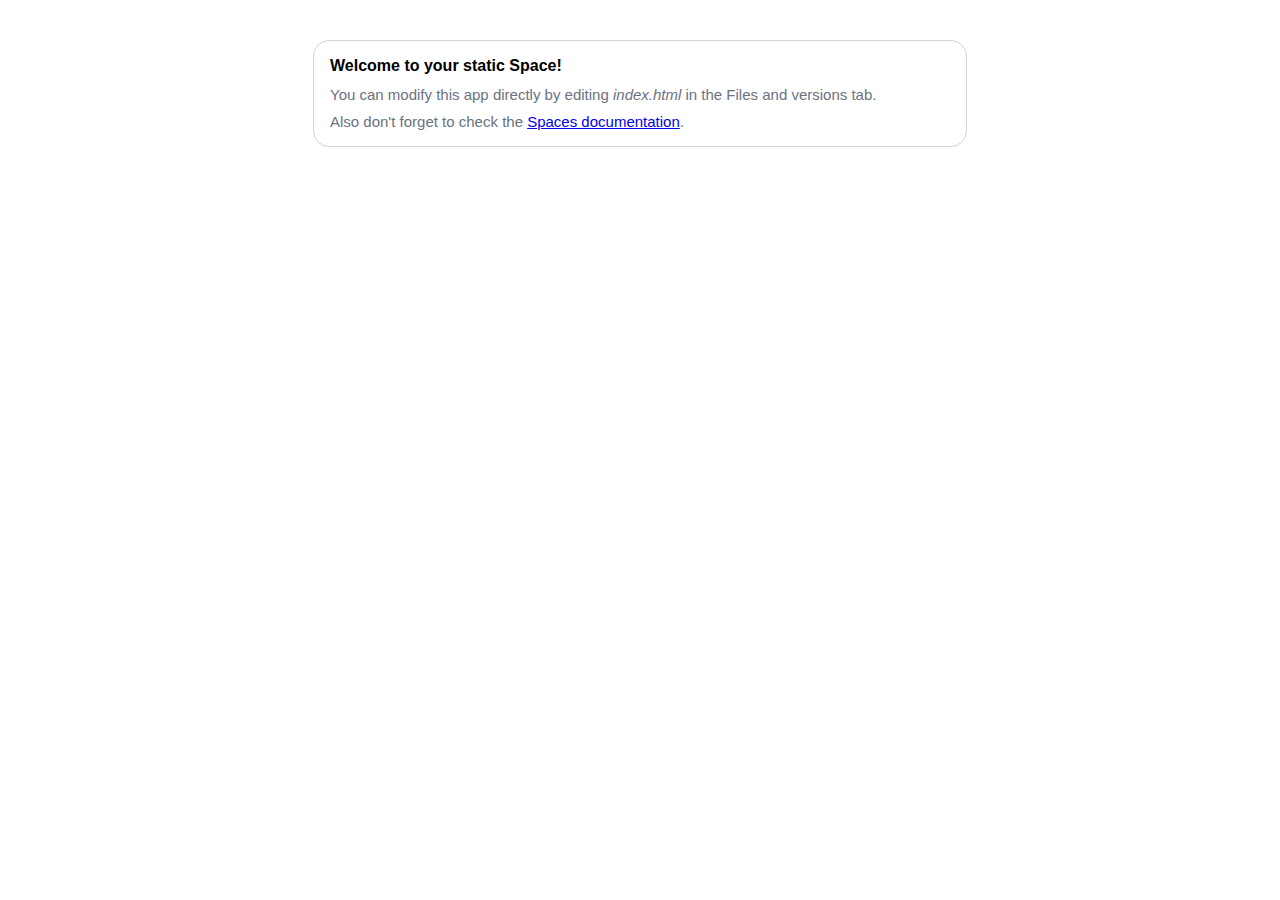
<file: index.html>
<!doctype html>
<html>
	<head>
		<meta charset="utf-8" />
		<meta name="viewport" content="width=device-width" />
		<title>My static Space</title>
		<link rel="stylesheet" href="style.css" />
	</head>
	<body>
		<div class="card">
			<h1>Welcome to your static Space!</h1>
			<p>You can modify this app directly by editing <i>index.html</i> in the Files and versions tab.</p>
			<p>
				Also don't forget to check the
				<a href="https://huggingface.co/docs/hub/spaces" target="_blank">Spaces documentation</a>.
			</p>
		</div>
	</body>
</html>
</file>
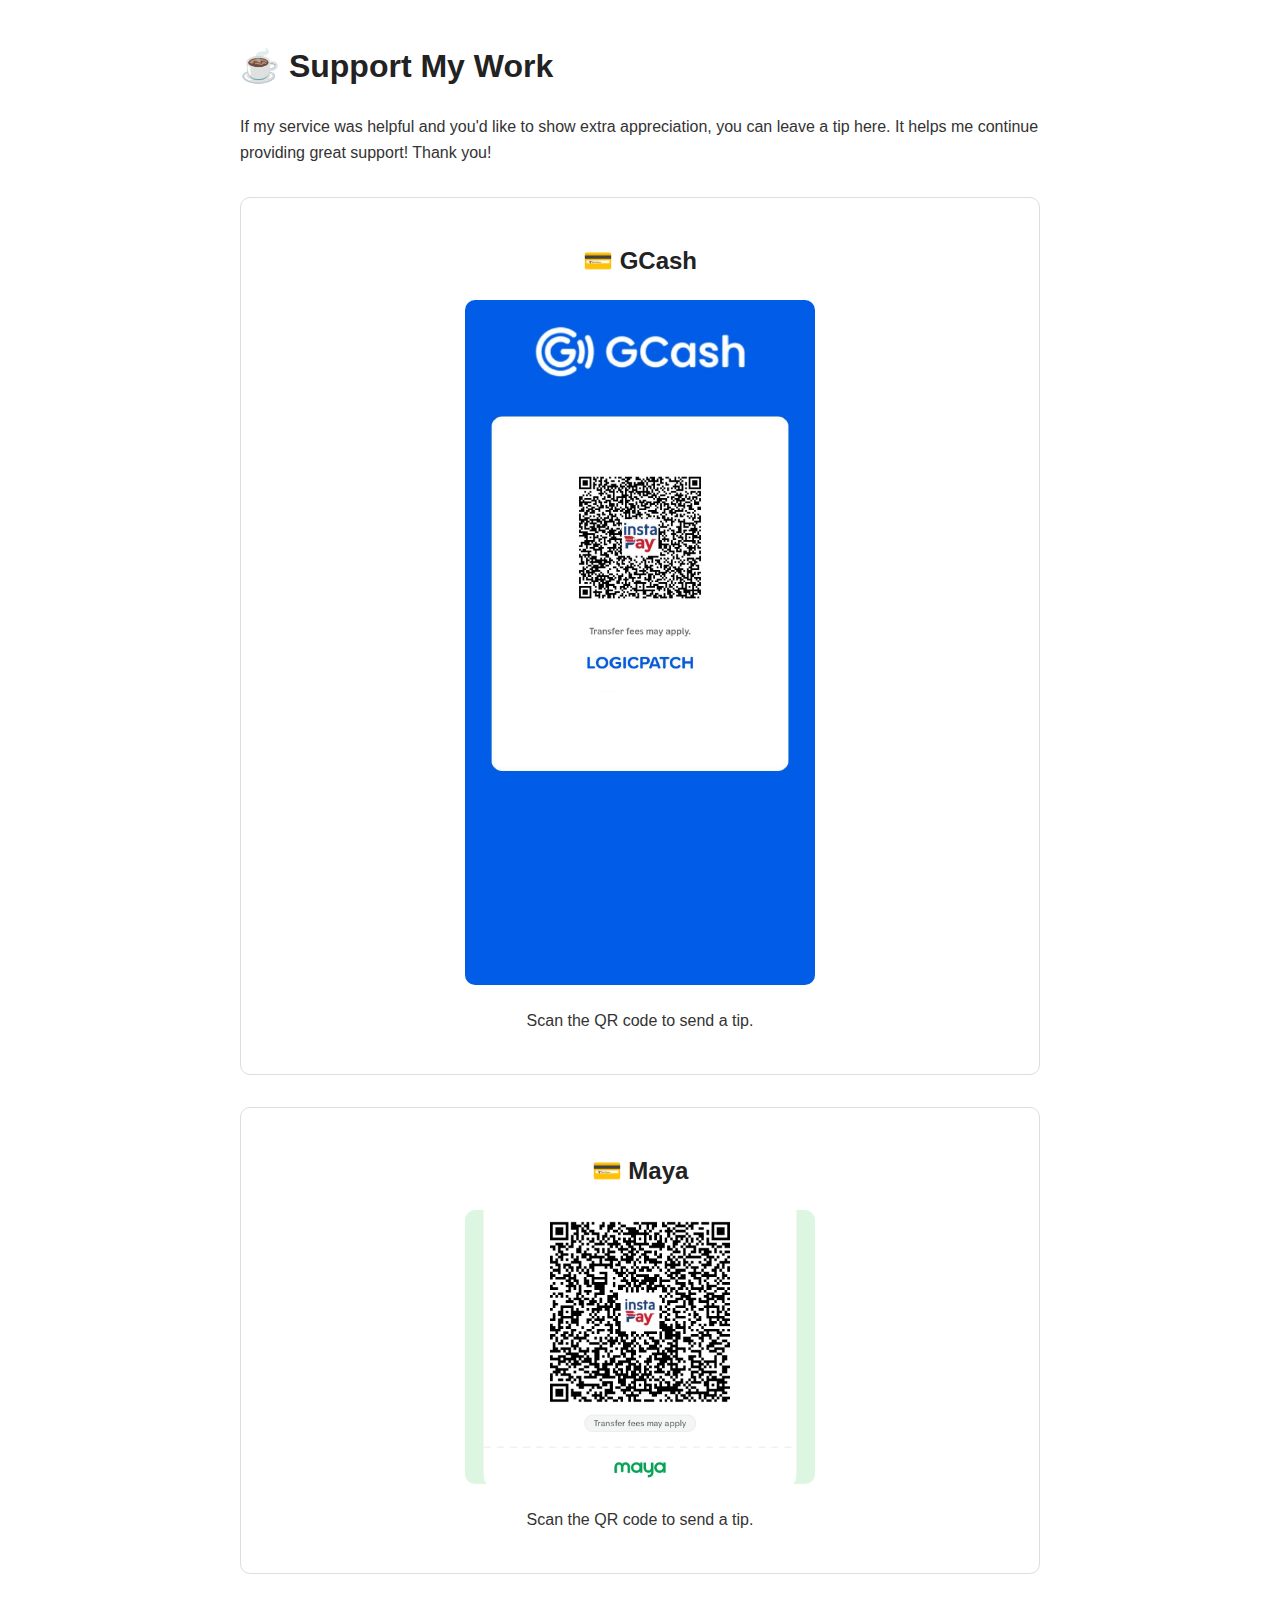
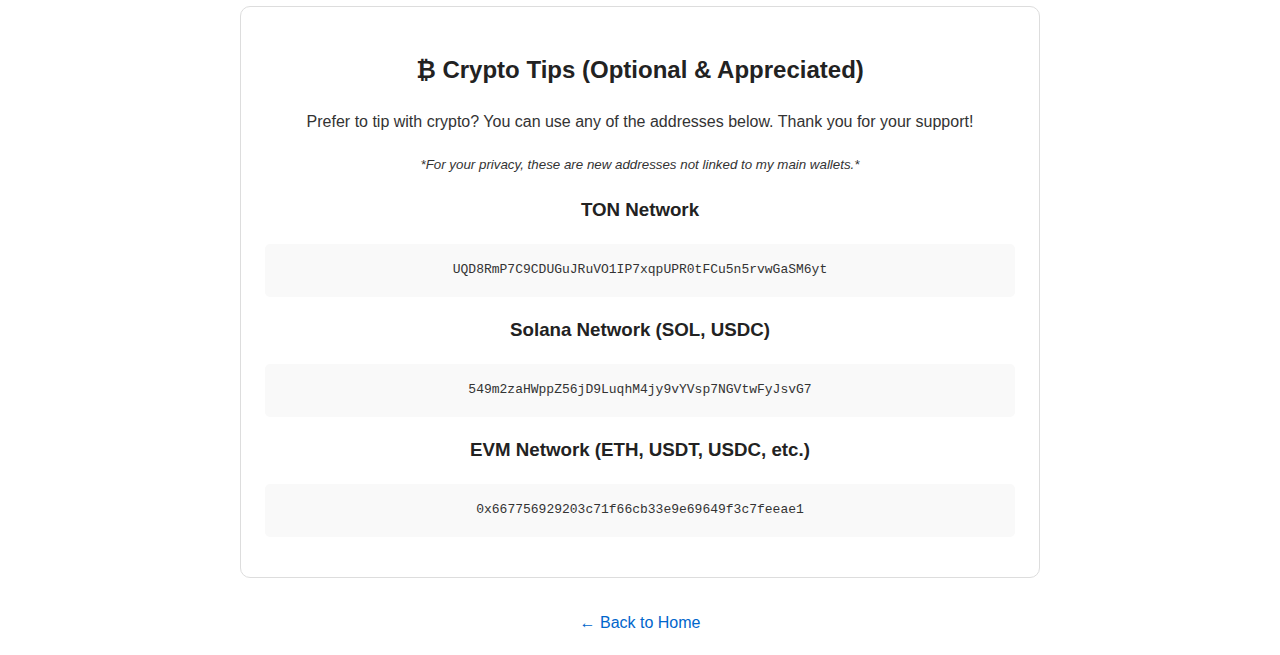
<file: tips.html>
<!DOCTYPE html>
<html>
<head>
    <title>Support - Logic Patch</title>
    <style>
        body {
            font-family: Arial, sans-serif;
            line-height: 1.6;
            margin: 0;
            padding: 20px;
            max-width: 800px;
            margin-left: auto;
            margin-right: auto;
            color: #333;
        }
        h1, h2, h3 {
            color: #222;
        }
        .tip-option {
            text-align: center;
            margin: 2rem 0;
            padding: 1.5rem;
            border: 1px solid #ddd;
            border-radius: 10px;
        }
        .crypto-address {
            background-color: #f9f9f9;
            padding: 1rem;
            border-radius: 5px;
            margin: 1rem 0;
            word-break: break-all;
            font-family: monospace;
        }
        .back-link {
            display: block;
            margin-top: 2rem;
            text-align: center;
            color: #0066cc;
            text-decoration: none;
        }
    </style>
</head>
<body>

    <h1>☕ Support My Work</h1>
    <p>If my service was helpful and you'd like to show extra appreciation, you can leave a tip here. It helps me continue providing great support! Thank you!</p>

    <div class="tip-option">
    <h2>💳 GCash</h2>
    <img src="gcash-qr.jpg" alt="GCash QR Code" style="max-width: 350px; width: 100%; border-radius: 10px;">
    <p>Scan the QR code to send a tip.</p>
</div>

<div class="tip-option">
    <h2>💳 Maya</h2>
    <img src="maya-qr.jpg" alt="Maya QR Code" style="max-width: 350px; width: 100%; border-radius: 10px;">
    <p>Scan the QR code to send a tip.</p>
</div>



    <div class="tip-option">
        <h2>₿ Crypto Tips (Optional & Appreciated)</h2>
        <p>Prefer to tip with crypto? You can use any of the addresses below. Thank you for your support!</p>
        <p><small><em>*For your privacy, these are new addresses not linked to my main wallets.*</em></small></p>

        <h3>TON Network</h3>
        <div class="crypto-address">UQD8RmP7C9CDUGuJRuVO1IP7xqpUPR0tFCu5n5rvwGaSM6yt</div>

        <h3>Solana Network (SOL, USDC)</h3>
        <div class="crypto-address">549m2zaHWppZ56jD9LuqhM4jy9vYVsp7NGVtwFyJsvG7</div>

        <h3>EVM Network (ETH, USDT, USDC, etc.)</h3>
        <div class="crypto-address">0x667756929203c71f66cb33e9e69649f3c7feeae1</div>
    </div>

    <a href="index.html" class="back-link">← Back to Home</a>

</body>
</html>
</file>
<file: style.css>
body {
	padding: 2rem;
	font-family: -apple-system, BlinkMacSystemFont, "Arial", sans-serif;
}

h1 {
	font-size: 16px;
	margin-top: 0;
}

p {
	color: rgb(107, 114, 128);
	font-size: 15px;
	margin-bottom: 10px;
	margin-top: 5px;
}

.card {
	max-width: 620px;
	margin: 0 auto;
	padding: 16px;
	border: 1px solid lightgray;
	border-radius: 16px;
}

.card p:last-child {
	margin-bottom: 0;
}
</file>
